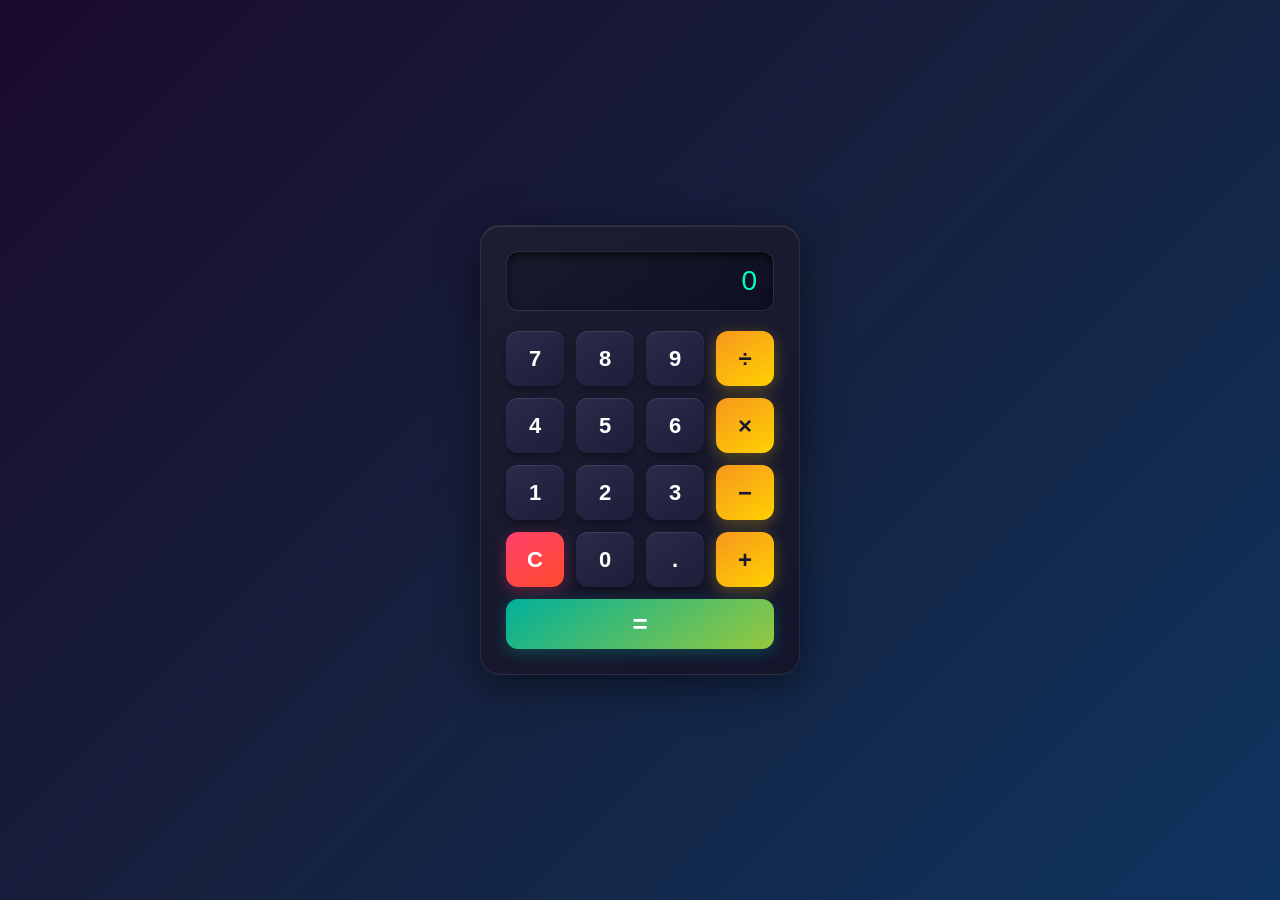
<file: calculator/index.html>
<!DOCTYPE html>
<html lang="en">
<head>
    <meta charset="UTF-8">
    <meta name="viewport" content="width=device-width, initial-scale=1.0">
    <title>Simple Calculator</title>
    <link rel="stylesheet" href="style.css">
</head>
<body>

    <div class="calculator">
        <input type="text" id="display" disabled value="0">

        <div class="buttons">
            <button data-value="7">7</button>
            <button data-value="8">8</button>
            <button data-value="9">9</button>
            <button data-value="/" class="operator">÷</button>

            <button data-value="4">4</button>
            <button data-value="5">5</button>
            <button data-value="6">6</button>
            <button data-value="*" class="operator">×</button>

            <button data-value="1">1</button>
            <button data-value="2">2</button>
            <button data-value="3">3</button>
            <button data-value="-" class="operator">−</button>
            <button data-value="C" class="clear-btn">C</button>
            <button data-value="0">0</button>
            <button data-value=".">.</button>
            <button data-value="+" class="operator">+</button>
            <button data-value="=" class="equals-btn">=</button>
        </div>
    </div>

    <script src="app.js"></script>
</body>
</html>
</file>
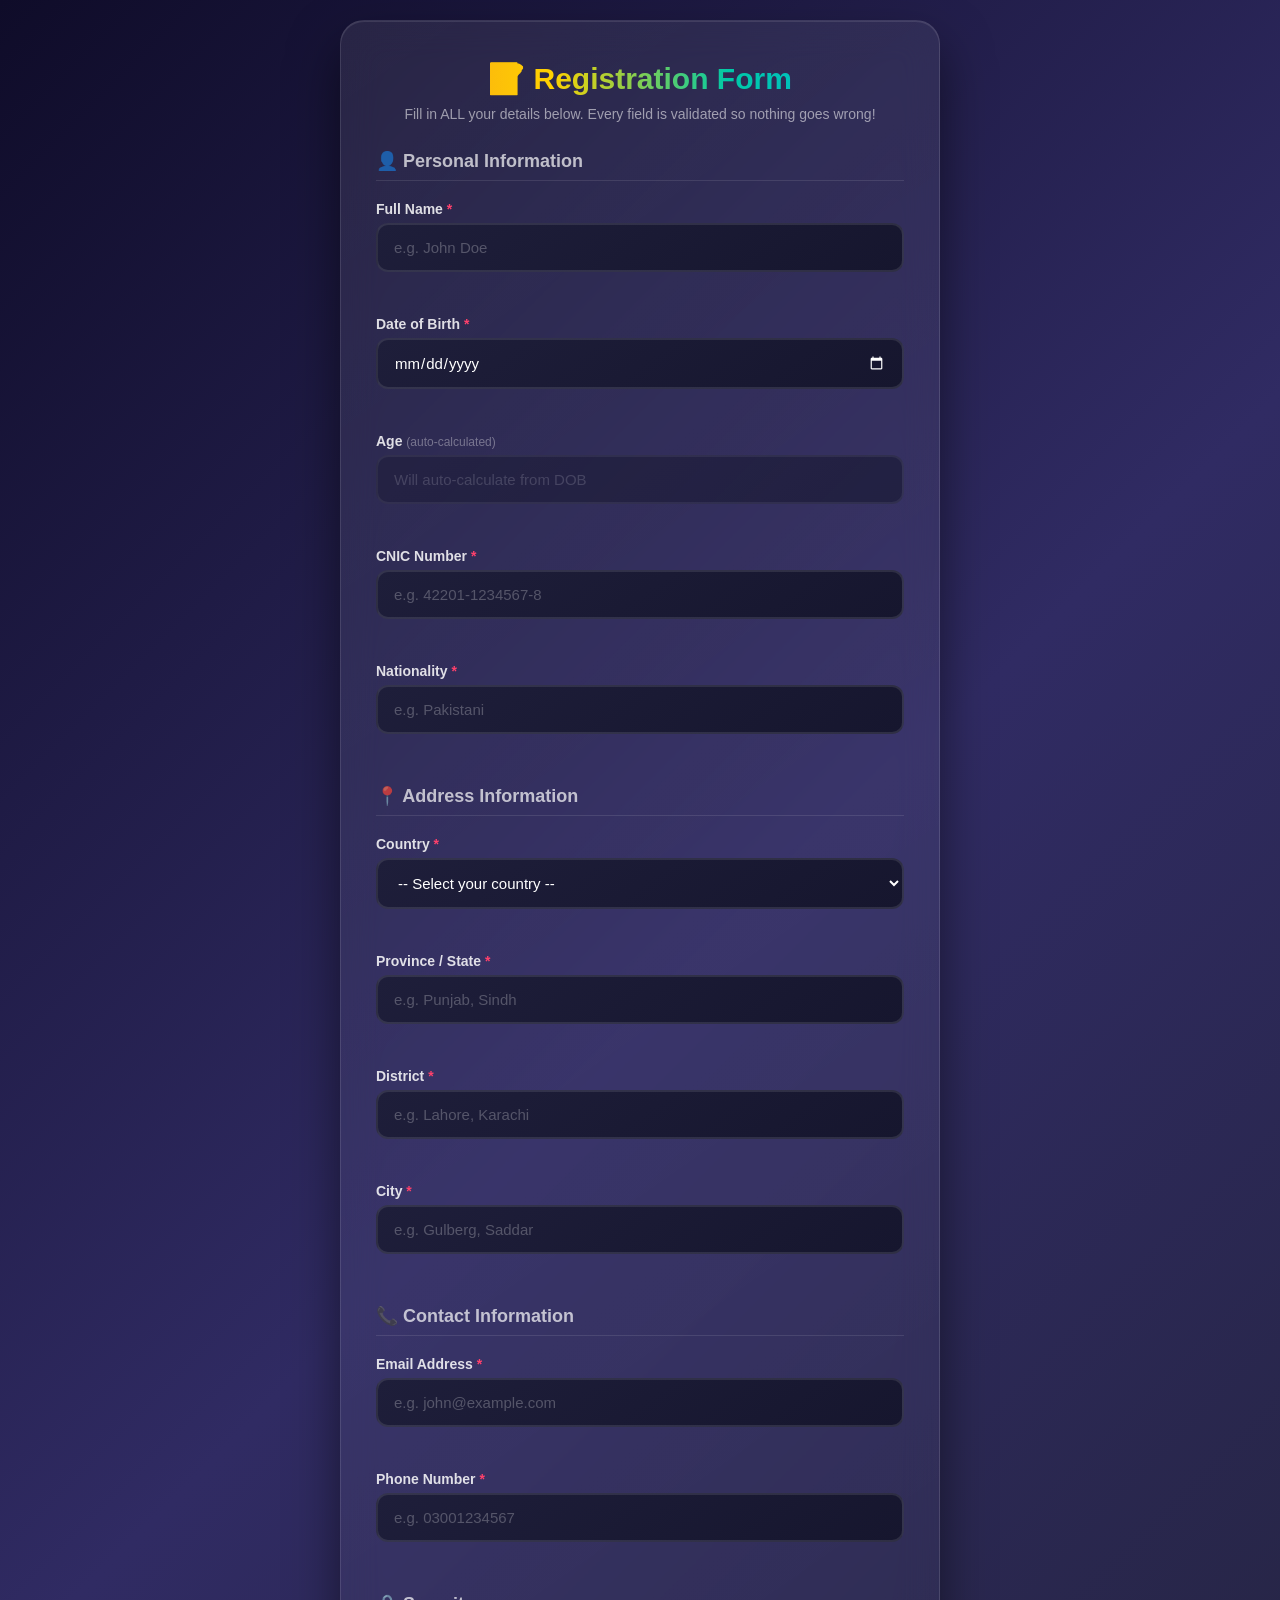
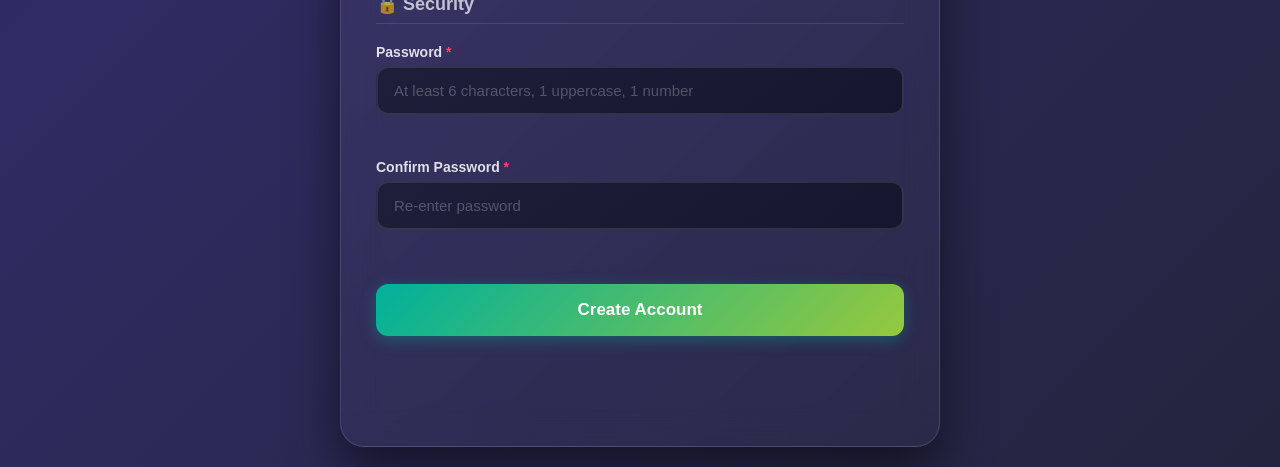
<file: Form Validation/index.html>
<!DOCTYPE html>
<html lang="en">
<head>
    <meta charset="UTF-8">
    <meta name="viewport" content="width=device-width, initial-scale=1.0">
    <title>Form Validation</title>
    <link rel="stylesheet" href="style.css">
</head>
<body>

    <div class="container">

        <h1>📝 Registration Form</h1>
        <p class="subtitle">
            Fill in ALL your details below. Every field is validated so nothing goes wrong!
        </p>

        <form id="signupForm">
            <h2 class="section-title">👤 Personal Information</h2>
            <div class="form-group">
                <label for="fullName">Full Name <span class="required">*</span></label>
                <input type="text" id="fullName" data-validate="name" placeholder="e.g. John Doe">
                <small class="error-message"></small>
            </div>
            <div class="form-group">
                <label for="dob">Date of Birth <span class="required">*</span></label>
                <input type="date" id="dob" data-validate="dob">
                <small class="error-message"></small>
            </div>
            <div class="form-group">
                <label for="age">Age <span class="optional">(auto-calculated)</span></label>
                <input type="text" id="age" readonly placeholder="Will auto-calculate from DOB">
                <small class="error-message"></small>
            </div>
            <div class="form-group">
                <label for="cnic">CNIC Number <span class="required">*</span></label>
                <input type="text" id="cnic" data-validate="cnic" placeholder="e.g. 42201-1234567-8">
                <small class="error-message"></small>
            </div>
            <div class="form-group">
                <label for="nationality">Nationality <span class="required">*</span></label>
                <input type="text" id="nationality" data-validate="nationality" placeholder="e.g. Pakistani">
                <small class="error-message"></small>
            </div>
            <h2 class="section-title">📍 Address Information</h2>
            <div class="form-group">
                <label for="country">Country <span class="required">*</span></label>
                <select id="country" data-validate="country">
                    <option value="" disabled selected>-- Select your country --</option>
                    <option value="Pakistan">Pakistan</option>
                    <option value="India">India</option>
                    <option value="Bangladesh">Bangladesh</option>
                    <option value="Sri Lanka">Sri Lanka</option>
                    <option value="Nepal">Nepal</option>
                    <option value="Afghanistan">Afghanistan</option>
                    <option value="China">China</option>
                    <option value="USA">USA</option>
                    <option value="UK">United Kingdom</option>
                    <option value="Canada">Canada</option>
                    <option value="Australia">Australia</option>
                    <option value="UAE">United Arab Emirates</option>
                    <option value="Saudi Arabia">Saudi Arabia</option>
                    <option value="Other">Other</option>
                </select>
                <small class="error-message"></small>
            </div>
            <div class="form-group">
                <label for="province">Province / State <span class="required">*</span></label>
                <input type="text" id="province" data-validate="province" placeholder="e.g. Punjab, Sindh">
                <small class="error-message"></small>
            </div>
            <div class="form-group">
                <label for="district">District <span class="required">*</span></label>
                <input type="text" id="district" data-validate="district" placeholder="e.g. Lahore, Karachi">
                <small class="error-message"></small>
            </div>

            <!-- City -->
            <div class="form-group">
                <label for="city">City <span class="required">*</span></label>
                <input type="text" id="city" data-validate="city" placeholder="e.g. Gulberg, Saddar">
                <small class="error-message"></small>
            </div>
            <h2 class="section-title">📞 Contact Information</h2>

            <!-- Email -->
            <div class="form-group">
                <label for="email">Email Address <span class="required">*</span></label>
                <input type="email" id="email" data-validate="email" placeholder="e.g. john@example.com">
                <small class="error-message"></small>
            </div>

            <!-- Phone -->
            <div class="form-group">
                <label for="phone">Phone Number <span class="required">*</span></label>
                <input type="text" id="phone" data-validate="phone" placeholder="e.g. 03001234567">
                <small class="error-message"></small>
            </div>
            <h2 class="section-title">🔒 Security</h2>

            <!-- Password -->
            <div class="form-group">
                <label for="password">Password <span class="required">*</span></label>
                <input type="password" id="password" data-validate="password" placeholder="At least 6 characters, 1 uppercase, 1 number">
                <small class="error-message"></small>
            </div>

            <!-- Confirm Password -->
            <div class="form-group">
                <label for="confirmPassword">Confirm Password <span class="required">*</span></label>
                <input type="password" id="confirmPassword" data-validate="confirm" placeholder="Re-enter password">
                <small class="error-message"></small>
            </div>
            <button type="submit" id="submitBtn">Create Account</button>

        </form>

        <!-- Overall success/error message -->
        <div id="formMessage"></div>

    </div>

    <script src="app.js"></script>
</body>
</html>
</file>
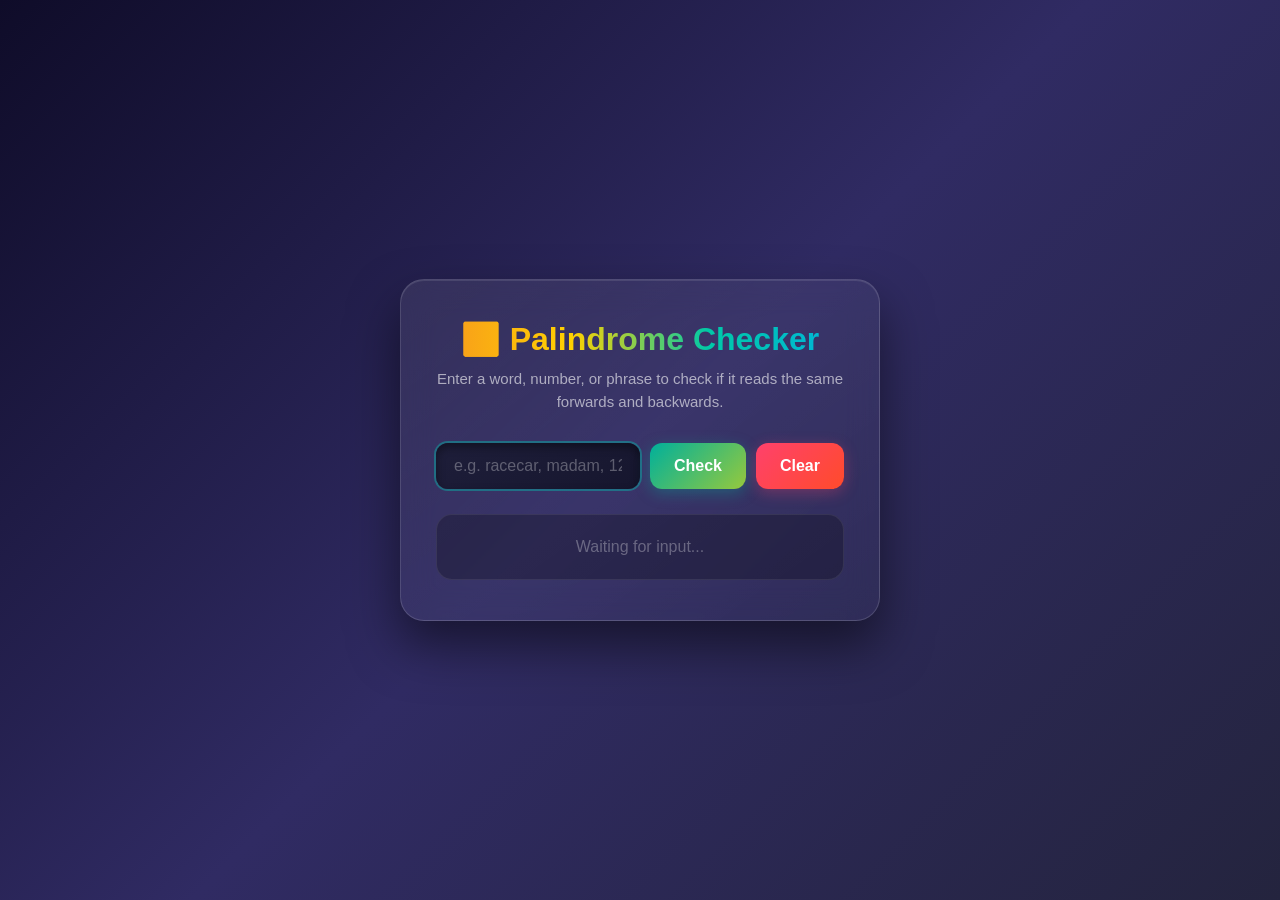
<file: palindrome checker/index.html>
<!DOCTYPE html>
<html lang="en">
<head>
    <meta charset="UTF-8">
    <meta name="viewport" content="width=device-width, initial-scale=1.0">
    <title>Palindrome Checker</title>

    <!-- Link to the CSS stylesheet for all the pretty styling -->
    <link rel="stylesheet" href="style.css">
</head>
<body>

    <!-- ============================================
         THE MAIN CARD — a centered box that holds
         everything the user sees and interacts with
         ============================================ -->
    <div class="container">

        <!-- ---- TITLE ---- -->
        <h1>🔁 Palindrome Checker</h1>

        <!-- ---- SUBTITLE / INSTRUCTION ---- -->
        <p class="subtitle">
            Enter a word, number, or phrase to check if it reads the same forwards and backwards.
        </p>

        <!-- ---- INPUT AREA ---- -->
        <div class="input-group">
            <!-- The text box where user types their word/phrase -->
            <!-- id="userInput" lets JavaScript easily find this element -->
            <input type="text" id="userInput" placeholder="e.g. racecar, madam, 12321">

            <!-- CHECK BUTTON — runs the checkPalindrome() function when clicked -->
            <button id="checkBtn">Check</button>

            <!-- CLEAR BUTTON — resets everything back to the beginning -->
            <button id="clearBtn">Clear</button>
        </div>

        <!-- ---- RESULT DISPLAY AREA ---- -->
        <!-- This is where the answer (yes/no/fun message) will appear -->
        <!-- id="result" lets JavaScript easily find and update this element -->
        <div id="result">
            <!-- Default message shown when the page first loads -->
            <span class="placeholder">Waiting for input...</span>
        </div>

    </div>

    <!-- Link to the JavaScript file that contains all the logic -->
    <script src="app.js"></script>
</body>
</html>
</file>
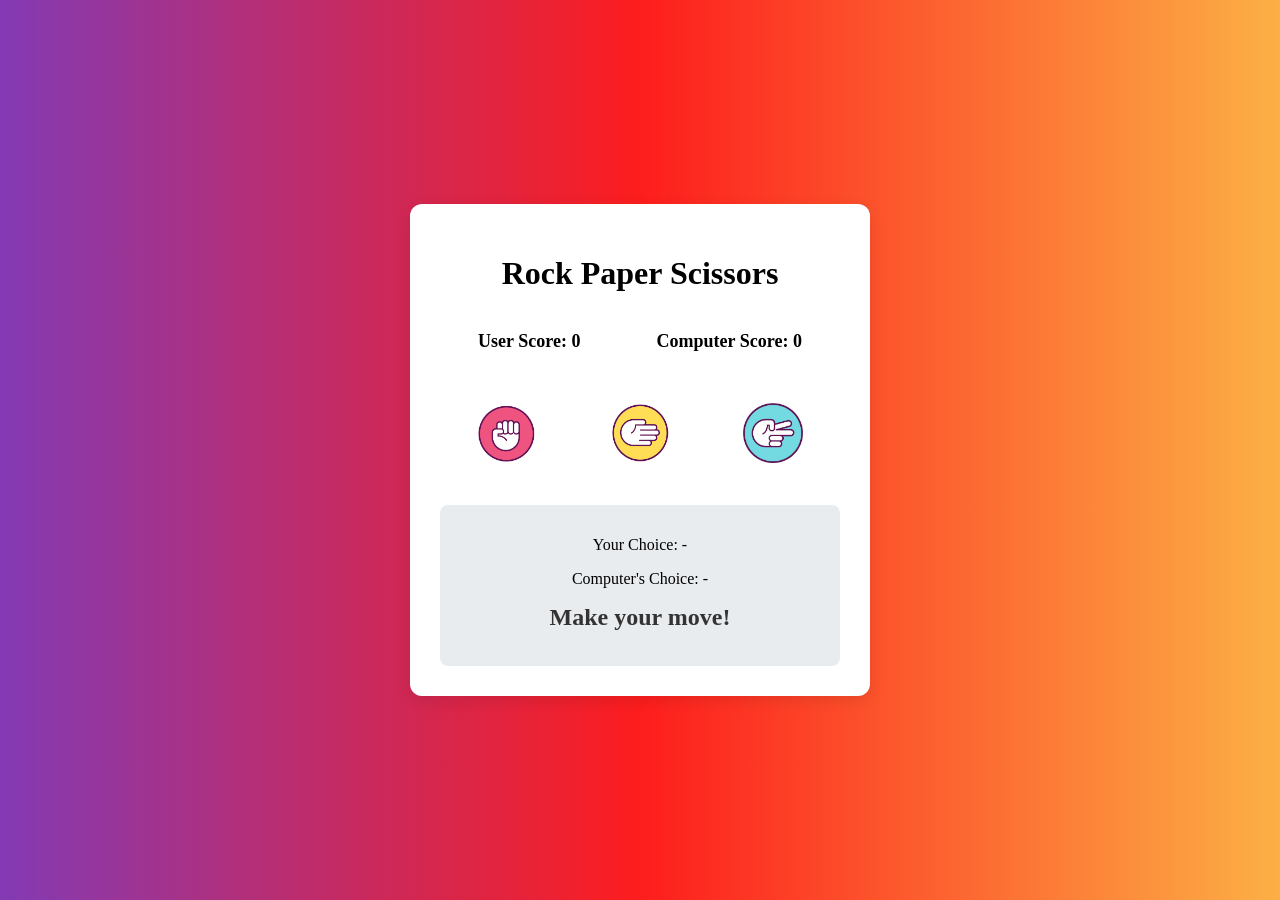
<file: rock paper/index.html>
<!DOCTYPE html>
<html lang="en">
<head>
    <meta charset="UTF-8">
    <meta name="viewport" content="width=device-width, initial-scale=1.0">
    <title>Rock Paper Scissors</title>
    <link rel="stylesheet" href="style.css">
</head>
<body>

    <div class="game-container">
        <h1>Rock Paper Scissors</h1>
        
        <!-- Score Board -->
        <div class="scoreboard">
            <p>User Score: <span id="user-score">0</span></p>
            <p>Computer Score: <span id="comp-score">0</span></p>
        </div>

        <!-- Choices / Buttons -->
        <div class="choices">
            <div class="choice" id="rock">
                <img src="./images/rock.png" >
            </div>
            <div class="choice" id="paper">
                <img src="./images/paper.png" >
            </div>
            <div class="choice" id="scissor">
                <img src="./images/scissor.jpg" >
            </div>
        </div>

        <!-- Result Message -->
        <div class="result-box">
            <p id="user-choice-display">Your Choice: -</p>
            <p id="comp-choice-display">Computer's Choice: -</p>
            <h2 id="winner-text">Make your move!</h2>
        </div>
    </div>

    <script src="app.js"></script>
</body>
</html>
</file>
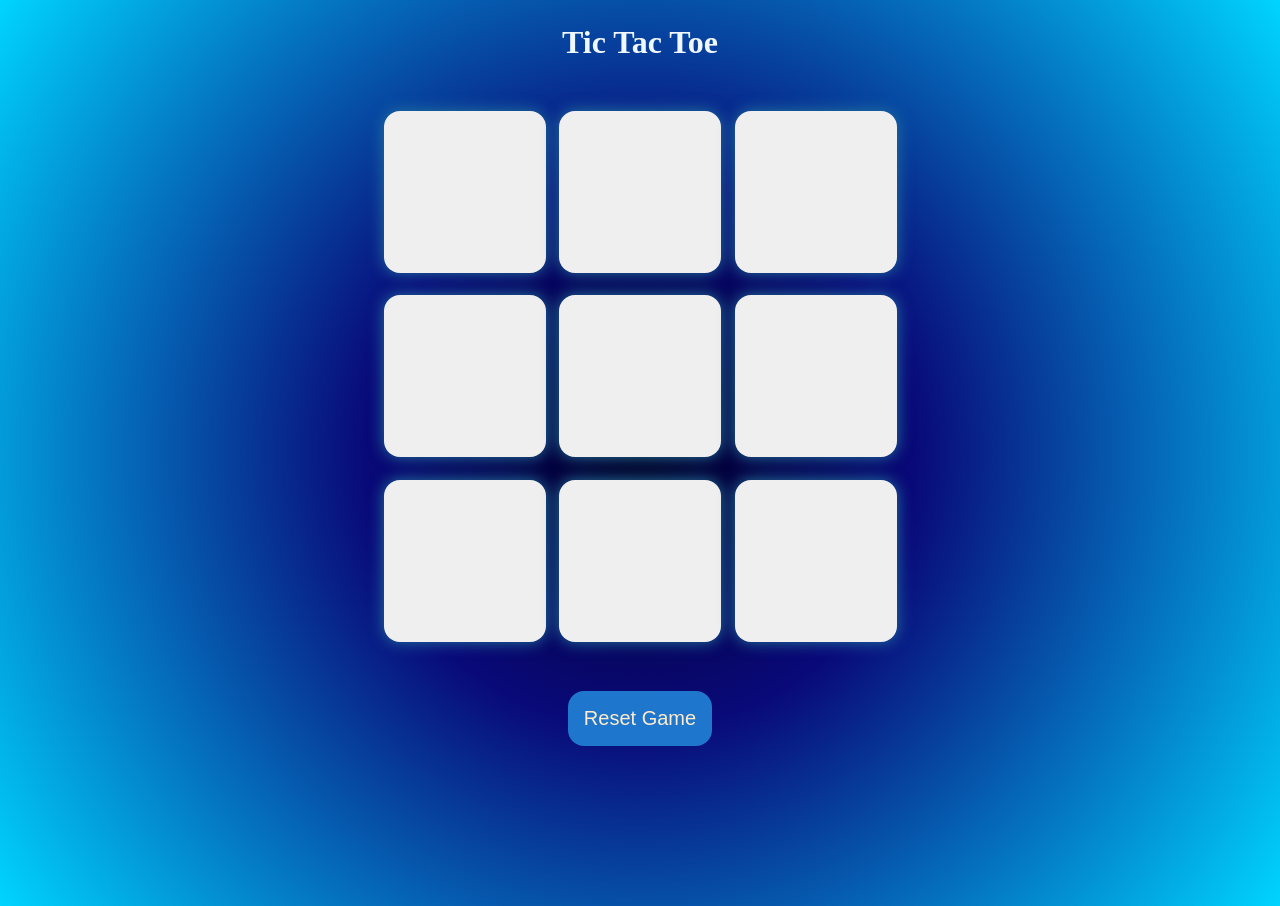
<file: tic tac toe/index.html>
<!DOCTYPE html>
<html lang="en">
<head>
    <meta charset="UTF-8">
    <meta name="viewport" content="width=device-width, initial-scale=1.0">
    <title>Tic Tac Toe</title>
    <link rel="styleSheet" href="style.css"/>
</head>
<body>
    <div class="msgContainer hide">
        <P id="msg">winner</P>
        <button id="newbtn">New Game</button>
    </div>
    <main>
        <h1>Tic Tac Toe</h1>
        <div class="container">
    <div class="game">
    <button class="box"></button>
    <button class="box"></button>
    <button class="box"></button>
    <button class="box"></button>
    <button class="box"></button>
    <button class="box"></button>
    <button class="box"></button>
    <button class="box"></button>
    <button class="box"></button>
    </div>
    </div>
    <button id="reset">Reset Game</button>
    </main>
    <script src="app.js"></script>
</body>
</html>
</file>
<file: calculator/style.css>
* {
    margin: 0;
    padding: 0;
    box-sizing: border-box;
    font-family: 'Segoe UI', Arial, sans-serif;   /* modern, clean font */
}
body {
    display: flex;
    justify-content: center;          /* center horizontally */
    align-items: center;              /* center vertically */
    height: 100vh;                    /* full screen height */

    /* 🔥 DARK GRADIENT BACKGROUND — deep purple fading into dark blue */
    background: linear-gradient(135deg, #1a0a2e, #16213e, #0f3460);
}

/* ---- THE CALCULATOR BOX WITH GRADIENT & GLASS EFFECT ---- */
.calculator {
    /* 🔥 GRADIENT on the calculator body — dark glass-morphism look */
    background: linear-gradient(145deg, rgba(30, 30, 50, 0.95), rgba(20, 20, 40, 0.9));
    padding: 25px;
    border-radius: 20px;              /* more rounded corners for modern look */

    /* 🔥 SOFT GLOWING SHADOW around the calculator */
    box-shadow:
        0px 10px 40px rgba(0, 0, 0, 0.5),
        inset 0px 1px 0px rgba(255, 255, 255, 0.1);  /* subtle inner highlight */

    width: 320px;
    border: 1px solid rgba(255, 255, 255, 0.08);     /* very subtle border */
}

/* ---- THE SCREEN / DISPLAY ---- */
#display {
    width: 100%;
    height: 60px;
    margin-bottom: 20px;
    text-align: right;                /* text aligns to the RIGHT like a real calculator */

    /* 🔥 DARK DISPLAY with inner shadow for a recessed look */
    background: linear-gradient(145deg, #1a1a2e, #0f0f23);
    border: 1px solid rgba(255, 255, 255, 0.1);
    border-radius: 12px;
    box-shadow: inset 0px 4px 8px rgba(0, 0, 0, 0.6); /* inner shadow = pressed-in look */

    font-size: 28px;                  /* big numbers */
    padding: 10px 15px;
    color: #00ffc8;                   /* bright teal/cyan text — stands out on dark */
    letter-spacing: 1px;              /* slight space between characters */
}

/* ---- BUTTON GRID (4 columns) ---- */
.buttons {
    display: grid;
    grid-template-columns: repeat(4, 1fr);  /* 4 equal columns */
    gap: 12px;                              /* space between buttons */
}

/* ---- STYLE FOR EVERY BUTTON ---- */
button {
    height: 55px;
    font-size: 22px;
    border: none;
    border-radius: 12px;
    cursor: pointer;
    font-weight: 600;

    /* 🔥 DARK GRADIENT on regular number buttons */
    background: linear-gradient(145deg, #2a2a4a, #1e1e3a);
    color: #ffffff;
    box-shadow:
        0px 4px 6px rgba(0, 0, 0, 0.3),
        inset 0px 1px 0px rgba(255, 255, 255, 0.1);  /* shiny top edge */

    transition: all 0.15s ease;       /* smooth hover effects */
}

/* When hovering over a number button, make it brighter */
button:hover {
    background: linear-gradient(145deg, #3a3a5a, #2a2a4a);
    transform: scale(1.03);           /* slightly bigger on hover (fun effect) */
}

/* When clicking/ pressing a button, make it feel pressed */
button:active {
    transform: scale(0.95);           /* shrinks slightly = pressed feel */
    box-shadow: 0px 1px 2px rgba(0, 0, 0, 0.5);
}

/* ---- OPERATOR BUTTONS (÷ × - +) — stand out with a gradient ---- */
button.operator {
    /* 🔥 WARM ORANGE-GOLD GRADIENT for operators */
    background: linear-gradient(145deg, #f7971e, #ffd200);
    color: #1a1a2e;                   /* dark text on bright button */
    font-size: 24px;
    box-shadow: 0px 4px 15px rgba(255, 200, 0, 0.3);  /* golden glow */
}

button.operator:hover {
    background: linear-gradient(145deg, #ffa825, #ffe033);
    box-shadow: 0px 4px 20px rgba(255, 200, 0, 0.5);  /* stronger glow */
}

/* ---- CLEAR BUTTON (C) — red-ish gradient to suggest "danger/delete" ---- */
button.clear-btn {
    /* 🔥 RED GRADIENT for the clear button */
    background: linear-gradient(145deg, #ff416c, #ff4b2b);
    box-shadow: 0px 4px 15px rgba(255, 65, 108, 0.3);
}

button.clear-btn:hover {
    background: linear-gradient(145deg, #ff5277, #ff5c3e);
    box-shadow: 0px 4px 20px rgba(255, 65, 108, 0.5);
}

/* ---- EQUALS BUTTON (=) — spans all 4 columns at the bottom ---- */
.equals-btn {
    grid-column: span 4;              /* stretches across all 4 columns */
    height: 50px;

    /* 🔥 GREEN-BLUE GRADIENT for the equals button */
    background: linear-gradient(145deg, #00b09b, #96c93d);
    color: #ffffff;
    font-size: 26px;
    box-shadow: 0px 4px 15px rgba(0, 176, 155, 0.3);
}

.equals-btn:hover {
    background: linear-gradient(145deg, #00c9a7, #a8d84d);
    box-shadow: 0px 4px 20px rgba(0, 176, 155, 0.5);
}
</file>
<file: Form Validation/style.css>
* {
    margin: 0;
    padding: 0;
    box-sizing: border-box;
    font-family: 'Segoe UI', Tahoma, Geneva, Verdana, sans-serif;
}
body {
    background: linear-gradient(135deg, #0f0c29, #302b63, #24243e);
    min-height: 100vh;
    display: flex;
    justify-content: center;
    align-items: center;
    padding: 20px;
}
.container {
    width: 100%;
    max-width: 600px;

    background: linear-gradient(145deg,
        rgba(255, 255, 255, 0.08),
        rgba(255, 255, 255, 0.02)
    );
    backdrop-filter: blur(18px);
    -webkit-backdrop-filter: blur(18px);
    border: 1px solid rgba(255, 255, 255, 0.12);
    border-radius: 24px;
    padding: 40px 35px;
    box-shadow:
        0 25px 50px rgba(0, 0, 0, 0.5),
        inset 0 1px 0 rgba(255, 255, 255, 0.1);
}
h1 {
    text-align: center;
    font-size: 30px;
    font-weight: 700;
    margin-bottom: 8px;
    background: linear-gradient(90deg, #f7971e, #ffd200, #00c9a7, #00b4db);
    -webkit-background-clip: text;
    -webkit-text-fill-color: transparent;
    background-clip: text;
}
.subtitle {
    text-align: center;
    color: rgba(255, 255, 255, 0.55);
    font-size: 14px;
    margin-bottom: 25px;
    line-height: 1.5;
}
.section-title {
    font-size: 18px;
    font-weight: 600;
    color: rgba(255, 255, 255, 0.7);
    border-bottom: 1px solid rgba(255, 255, 255, 0.1);
    padding-bottom: 8px;
    margin-top: 25px;
    margin-bottom: 20px;
}
.section-title:first-of-type {
    margin-top: 10px;
}
.form-group {
    margin-bottom: 18px;
}

label {
    display: block;
    color: rgba(255, 255, 255, 0.85);
    font-size: 14px;
    font-weight: 600;
    margin-bottom: 6px;
}

.required {
    color: #ff416c;
}

.optional {
    color: rgba(255, 255, 255, 0.35);
    font-weight: 400;
    font-size: 12px;
}
input,
select {
    width: 100%;
    padding: 14px 16px;
    font-size: 15px;
    border: 2px solid rgba(255, 255, 255, 0.1);
    border-radius: 12px;
    outline: none;
    transition: all 0.3s ease;
    background: linear-gradient(145deg, #1e1e3a, #16162e);
    color: #ffffff;
    /* Make the calendar icon (date picker) visible on dark background */
    color-scheme: dark;
}

/* When the option text is the disabled placeholder, show it dimmer */
select option:disabled {
    color: rgba(255, 255, 255, 0.3);
}

/* Normal option text */
select option {
    background: #1e1e3a;
    color: #ffffff;
}

/* The readonly Age field — make it look slightly different so user knows it's auto */
input[readonly] {
    opacity: 0.6;
    cursor: not-allowed;            /* shows a "not allowed" cursor */
}

input:focus,
select:focus {
    border-color: #00c9a7;
    box-shadow: 0 0 0 3px rgba(0, 200, 180, 0.15);
}

input::placeholder {
    color: rgba(255, 255, 255, 0.25);
}

input.valid,
select.valid {
    border-color: #00b09b;
    box-shadow: 0 0 0 3px rgba(0, 176, 155, 0.15);
}

input.error-border,
select.error-border {
    border-color: #ff416c;
    box-shadow: 0 0 0 3px rgba(255, 65, 108, 0.15);
}


.error-message {
    display: block;
    margin-top: 6px;
    font-size: 13px;
    font-weight: 500;
    min-height: 20px;
    color: #ff416c;
    opacity: 0;
    transition: opacity 0.3s ease;
}

.error-message.visible {
    opacity: 1;
}


#submitBtn {
    width: 100%;
    padding: 16px;
    font-size: 17px;
    font-weight: 700;
    border: none;
    border-radius: 12px;
    cursor: pointer;
    margin-top: 10px;
    background: linear-gradient(135deg, #00b09b, #96c93d);
    color: #ffffff;
    box-shadow: 0 4px 15px rgba(0, 176, 155, 0.35);
    transition: all 0.25s ease;
}

#submitBtn:hover {
    background: linear-gradient(135deg, #00c9a7, #a8d84d);
    transform: translateY(-2px);
    box-shadow: 0 6px 25px rgba(0, 176, 155, 0.5);
}

#submitBtn:active {
    transform: translateY(1px);
    box-shadow: 0 2px 8px rgba(0, 176, 155, 0.3);
}

#formMessage {
    margin-top: 20px;
    text-align: center;
    font-size: 16px;
    font-weight: 600;
    padding: 14px;
    border-radius: 12px;
    min-height: 50px;
    display: flex;
    align-items: center;
    justify-content: center;
}

#formMessage.success {
    background: rgba(0, 176, 155, 0.15);
    border: 1px solid rgba(0, 176, 155, 0.3);
    color: #96c93d;
}

#formMessage.error {
    background: rgba(255, 65, 108, 0.15);
    border: 1px solid rgba(255, 65, 108, 0.3);
    color: #ff416c;
}

@media (max-width: 480px) {
    .container {
        padding: 25px 20px;
    }

    h1 {
        font-size: 24px;
    }

    input,
    select {
        padding: 12px 14px;
    }
}
</file>
<file: palindrome checker/style.css>
/* ==============================================
   GLOBAL RESET — removes default browser spacing
   ============================================== */
* {
    margin: 0;                      /* no space outside elements */
    padding: 0;                     /* no space inside elements */
    box-sizing: border-box;         /* width includes padding + border */
    font-family: 'Segoe UI', Tahoma, Geneva, Verdana, sans-serif;
}

/* ==============================================
   PAGE BACKGROUND — full-screen gradient
   ============================================== */
body {
    /* ---- GRADIENT #1: Deep purple → blue → teal ---- */
    /* Creates a smooth color transition across the whole page */
    background: linear-gradient(135deg, #0f0c29, #302b63, #24243e);

    /* Center the content both horizontally and vertically */
    display: flex;
    justify-content: center;        /* horizontal centering */
    align-items: center;            /* vertical centering */
    min-height: 100vh;              /* always fills the full viewport height */
    padding: 20px;                  /* breathing room on small screens */
}

/* ==============================================
   THE MAIN CARD — a glass-morphism container
   ============================================== */
.container {
    /* ---- GRADIENT #2: Semi-transparent dark card ---- */
    background: linear-gradient(145deg,
        rgba(255, 255, 255, 0.08),   /* very faint white (top-left) */
        rgba(255, 255, 255, 0.02)    /* almost transparent (bottom-right) */
    );

    /* Frosted glass effect: blur whatever is behind the card */
    backdrop-filter: blur(16px);
    -webkit-backdrop-filter: blur(16px);  /* same effect for Safari */

    border: 1px solid rgba(255, 255, 255, 0.15);   /* subtle border */
    border-radius: 24px;                            /* very rounded corners */
    padding: 40px 35px;                             /* space inside the card */
    width: 100%;
    max-width: 480px;               /* card won't get wider than 480px */

    /* ---- Soft outer glow ---- */
    box-shadow:
        0 25px 50px rgba(0, 0, 0, 0.5),
        inset 0 1px 0 rgba(255, 255, 255, 0.1);  /* tiny highlight at top edge */

    text-align: center;             /* center all text inside the card */
}

/* ==============================================
   TITLE STYLING
   ============================================== */
h1 {
    font-size: 32px;
    font-weight: 700;
    margin-bottom: 10px;

    /* ---- GRADIENT #3: Rainbow text! ---- */
    /* The text itself gets a gradient, making each letter colorful */
    background: linear-gradient(90deg, #f7971e, #ffd200, #00c9a7, #00b4db);
    -webkit-background-clip: text;    /* clip the gradient to the text shape */
    -webkit-text-fill-color: transparent;  /* make the original text transparent so gradient shows */
    background-clip: text;            /* same for non-webkit browsers */
}

/* ==============================================
   SUBTITLE / INSTRUCTION TEXT
   ============================================== */
.subtitle {
    color: rgba(255, 255, 255, 0.6);  /* soft white, semi-transparent */
    font-size: 15px;
    margin-bottom: 30px;
    line-height: 1.5;                 /* space between lines for readability */
}

/* ==============================================
   INPUT GROUP — holds input box + buttons in a row
   ============================================== */
.input-group {
    display: flex;                  /* places children side by side */
    gap: 10px;                      /* 10px space between each child */
    margin-bottom: 25px;
    flex-wrap: wrap;                /* on small screens, items wrap to new line */
}

/* ==============================================
   THE TEXT INPUT BOX
   ============================================== */
#userInput {
    flex: 1;                        /* grows to fill available space */
    min-width: 180px;               /* won't shrink below 180px */
    padding: 14px 18px;
    font-size: 16px;
    border: none;
    border-radius: 12px;

    /* ---- Dark input with inner shadow for recessed look ---- */
    background: linear-gradient(145deg, #1e1e3a, #16162e);
    color: #ffffff;
    box-shadow: inset 0 4px 8px rgba(0, 0, 0, 0.4);  /* pressed-in shadow */
    outline: none;                  /* remove the default blue focus outline */

    transition: box-shadow 0.3s ease; /* smooth animation on focus */
}

/* When the user clicks inside the input box, add a glowing border */
#userInput:focus {
    box-shadow:
        inset 0 4px 8px rgba(0, 0, 0, 0.4),
        0 0 0 2px rgba(0, 200, 180, 0.4);  /* teal focus ring */
}

/* The placeholder text (e.g. "e.g. racecar, madam, 12321") */
#userInput::placeholder {
    color: rgba(255, 255, 255, 0.3);
}

/* ==============================================
   BUTTON STYLES — shared rules for both buttons
   ============================================== */
button {
    padding: 14px 24px;
    font-size: 16px;
    font-weight: 600;
    border: none;
    border-radius: 12px;
    cursor: pointer;                /* hand cursor on hover */
    transition: all 0.25s ease;     /* smooth animation for hover effects */
    white-space: nowrap;            /* keep button text on one line */
}

/* ==============================================
   CHECK BUTTON — green-teal gradient
   ============================================== */
#checkBtn {
    /* ---- GRADIENT #4: Green → Teal ---- */
    background: linear-gradient(135deg, #00b09b, #96c93d);
    color: #ffffff;
    box-shadow: 0 4px 15px rgba(0, 176, 155, 0.35);  /* matching glow */
}

/* Hover: lighter and a bit bigger */
#checkBtn:hover {
    background: linear-gradient(135deg, #00c9a7, #a8d84d);
    transform: translateY(-2px);              /* lifts up slightly */
    box-shadow: 0 6px 20px rgba(0, 176, 155, 0.5);
}

/* Click: pressed down effect */
#checkBtn:active {
    transform: translateY(1px);
    box-shadow: 0 2px 8px rgba(0, 176, 155, 0.3);
}

/* ==============================================
   CLEAR BUTTON — red-pink gradient
   ============================================== */
#clearBtn {
    /* ---- GRADIENT #5: Red → Pink ---- */
    background: linear-gradient(135deg, #ff416c, #ff4b2b);
    color: #ffffff;
    box-shadow: 0 4px 15px rgba(255, 65, 108, 0.3);
}

#clearBtn:hover {
    background: linear-gradient(135deg, #ff5277, #ff5c3e);
    transform: translateY(-2px);
    box-shadow: 0 6px 20px rgba(255, 65, 108, 0.5);
}

#clearBtn:active {
    transform: translateY(1px);
    box-shadow: 0 2px 8px rgba(255, 65, 108, 0.3);
}

/* ==============================================
   RESULT DISPLAY AREA
   ============================================== */
#result {
    padding: 20px;
    border-radius: 16px;
    min-height: 60px;               /* always has some height even when empty */

    /* ---- Semi-transparent dark background ---- */
    background: rgba(0, 0, 0, 0.25);
    border: 1px solid rgba(255, 255, 255, 0.08);

    /* Center the text inside */
    display: flex;
    align-items: center;
    justify-content: center;
    font-size: 20px;
    font-weight: 600;
    line-height: 1.5;
}

/* ---- Default placeholder text (before checking) ---- */
.placeholder {
    color: rgba(255, 255, 255, 0.3);
    font-weight: 400;
    font-size: 16px;
}

/* ---- When the result says "YES, it's a palindrome!" ---- */
.success {
    color: #96c93d;                 /* green text */
}

/* ---- When the result says "NO, it's not a palindrome!" ---- */
.failure {
    color: #ff416c;                 /* red text */
}

/* ---- Fun facts / extra info shown below the result ---- */
.info-text {
    display: block;
    font-size: 14px;
    font-weight: 400;
    color: rgba(255, 255, 255, 0.5);
    margin-top: 8px;
}
</file>
<file: rock paper/style.css>
body {
   
    display: flex;background: #833AB4;
background: linear-gradient(90deg, rgba(131, 58, 180, 1) 0%, rgba(253, 29, 29, 1) 50%, rgba(252, 176, 69, 1) 100%);
    justify-content: center;
    align-items: center;
    height: 100vh;
    margin: 0;
}

.game-container {
    background: white;
    padding: 30px;
    border-radius: 12px;
    box-shadow: 0px 4px 15px rgba(0, 0, 0, 0.1);
    text-align: center;
    width: 400px;
}

.scoreboard {
    display: flex;
    justify-content: space-around;
    font-size: 18px;
    font-weight: bold;
    margin-bottom: 20px;
}

.choices {
    display: flex;
    justify-content: space-around;
    margin-bottom: 25px;
}

.choice {
    border: 3px solid transparent;
    border-radius: 50%;
    padding: 10px;
    cursor: pointer;
    transition: 0.3s;
}

.choice:hover {
    transform: scale(1.1);
    border-color: #007bff;
}

.choice img {
    width: 60px;
    height: 60px;
    object-fit: cover;
}

.result-box {
    background: #e9ecef;
    padding: 15px;
    border-radius: 8px;
}

.result-box h2 {
    margin-top: 10px;
    color: #333;
}
</file>
<file: tic tac toe/style.css>
*{
    margin:0;
    padding:0;
}
h1{
    margin-top: 1.5rem;
}
body{
background: #020024;
background: radial-gradient(circle, rgba(2, 0, 36, 1) 0%, rgba(9, 9, 121, 1) 35%, rgba(0, 212, 255, 1) 100%);
text-align: center;
color: aliceblue;

}
.container{
    height:70vh;
    display:flex;
  justify-content: center; 
  align-items: center;
}
.game{
    height:60vmin;
    width: 60vmin;
    display:flex;
  flex-wrap:wrap;
  justify-content: center; 
  align-items: center;
  gap:1.5vmin;
}
.box{
    height:18vmin;
    width: 18vmin;
    border-radius: 1rem;
    border: none;
    box-shadow: 0 0 1rem rgb(36, 120, 159);
    font-size: 8vmin;    
    color: rgb(224, 7, 7);
    text-shadow: 0 0 0.1rem rgb(224, 7, 7);
}
#reset{
    padding: 1rem;
    margin-bottom: 10rem;
    border-radius: 1rem;
    color: blanchedalmond;
    border: none;
    font-size: 1.25rem;
    background-color: rgb(31, 118, 205);
}
#newbtn{
     padding: 1rem;
     margin-top: 7rem;
    border-radius: 1rem;
    margin-top: auto;
    margin-bottom: 10rem;
    color: blanchedalmond;
    border: none;
    font-size: 1.25rem;
    background-color: rgb(31, 118, 205);
}
#msg{
    color: #ffffff;
    font-size: min(8vw, 3rem);
    font-weight: bold;
    text-align: center;
    text-shadow: 0 4px 10px rgba(0, 0, 0, 0.5);
}
.msgContainer{
    height : 30vmin;

}
.hide{
    display: none;
}
</file>
